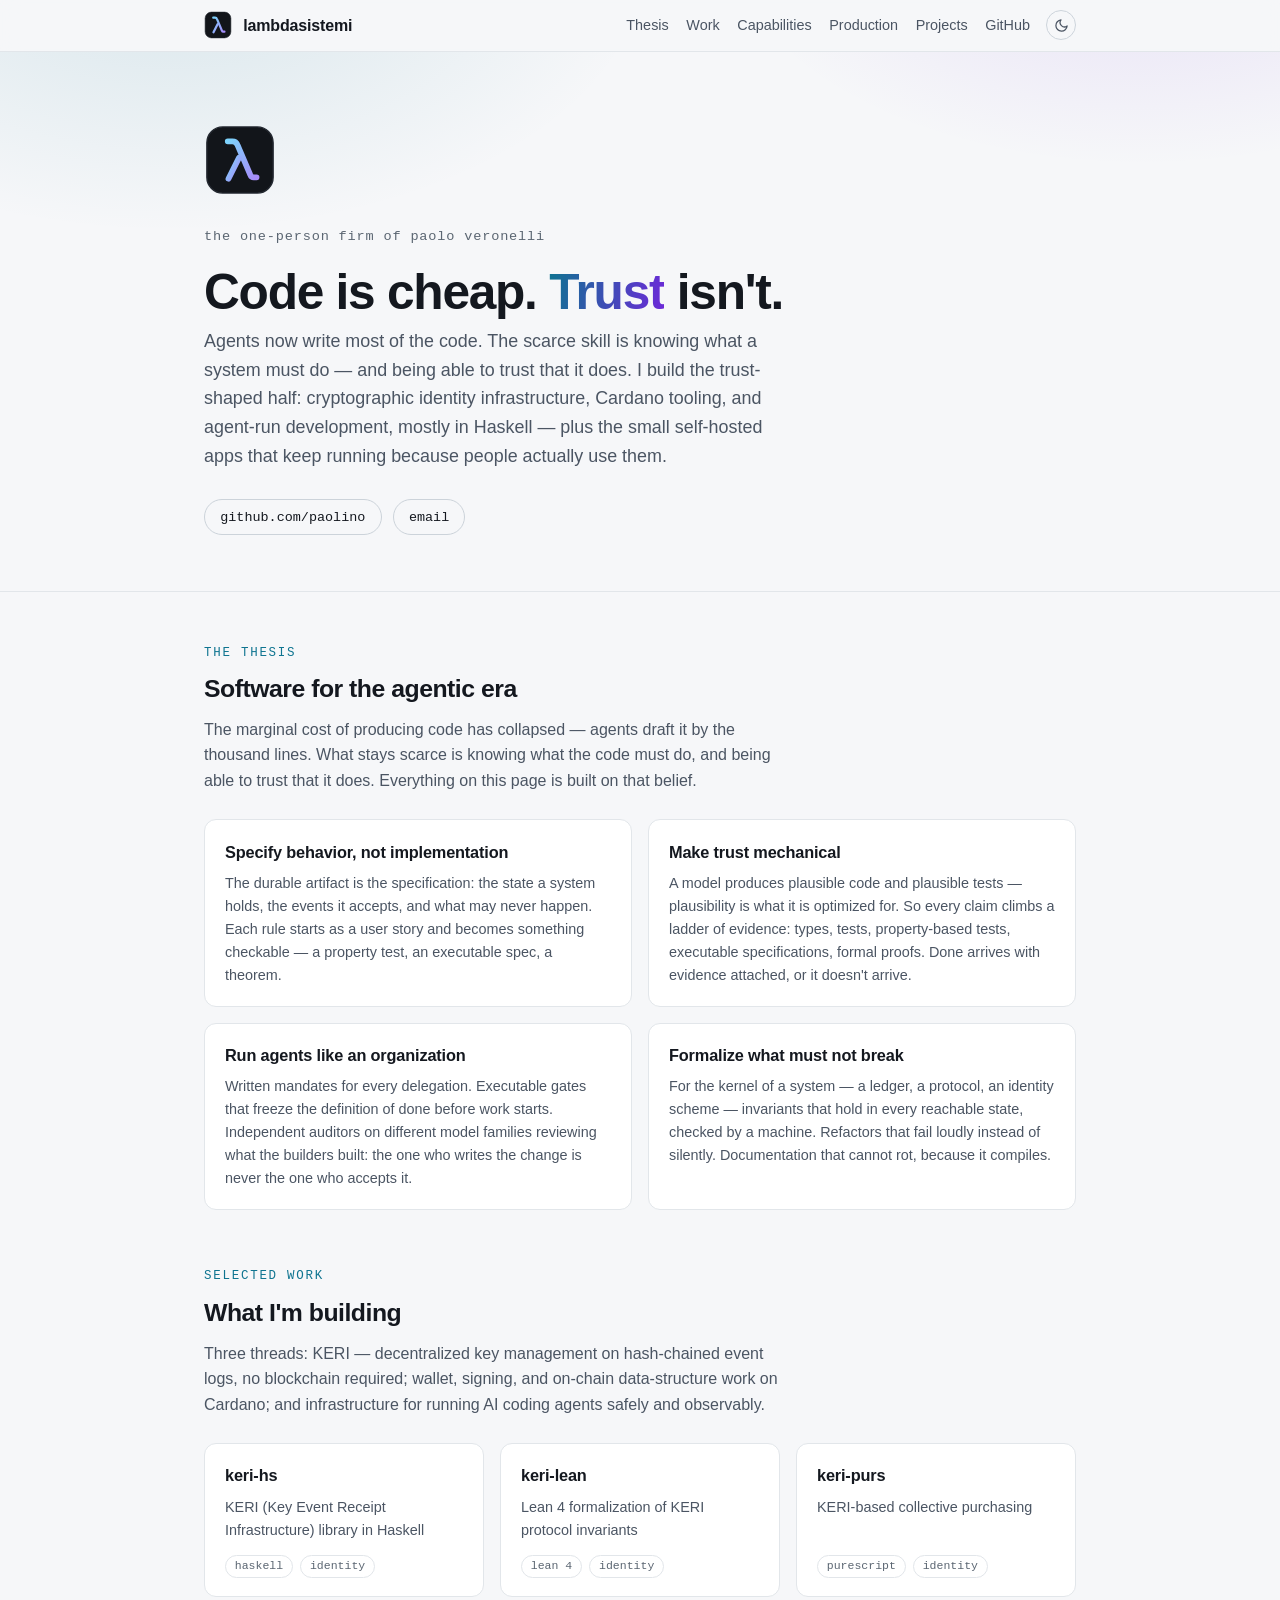
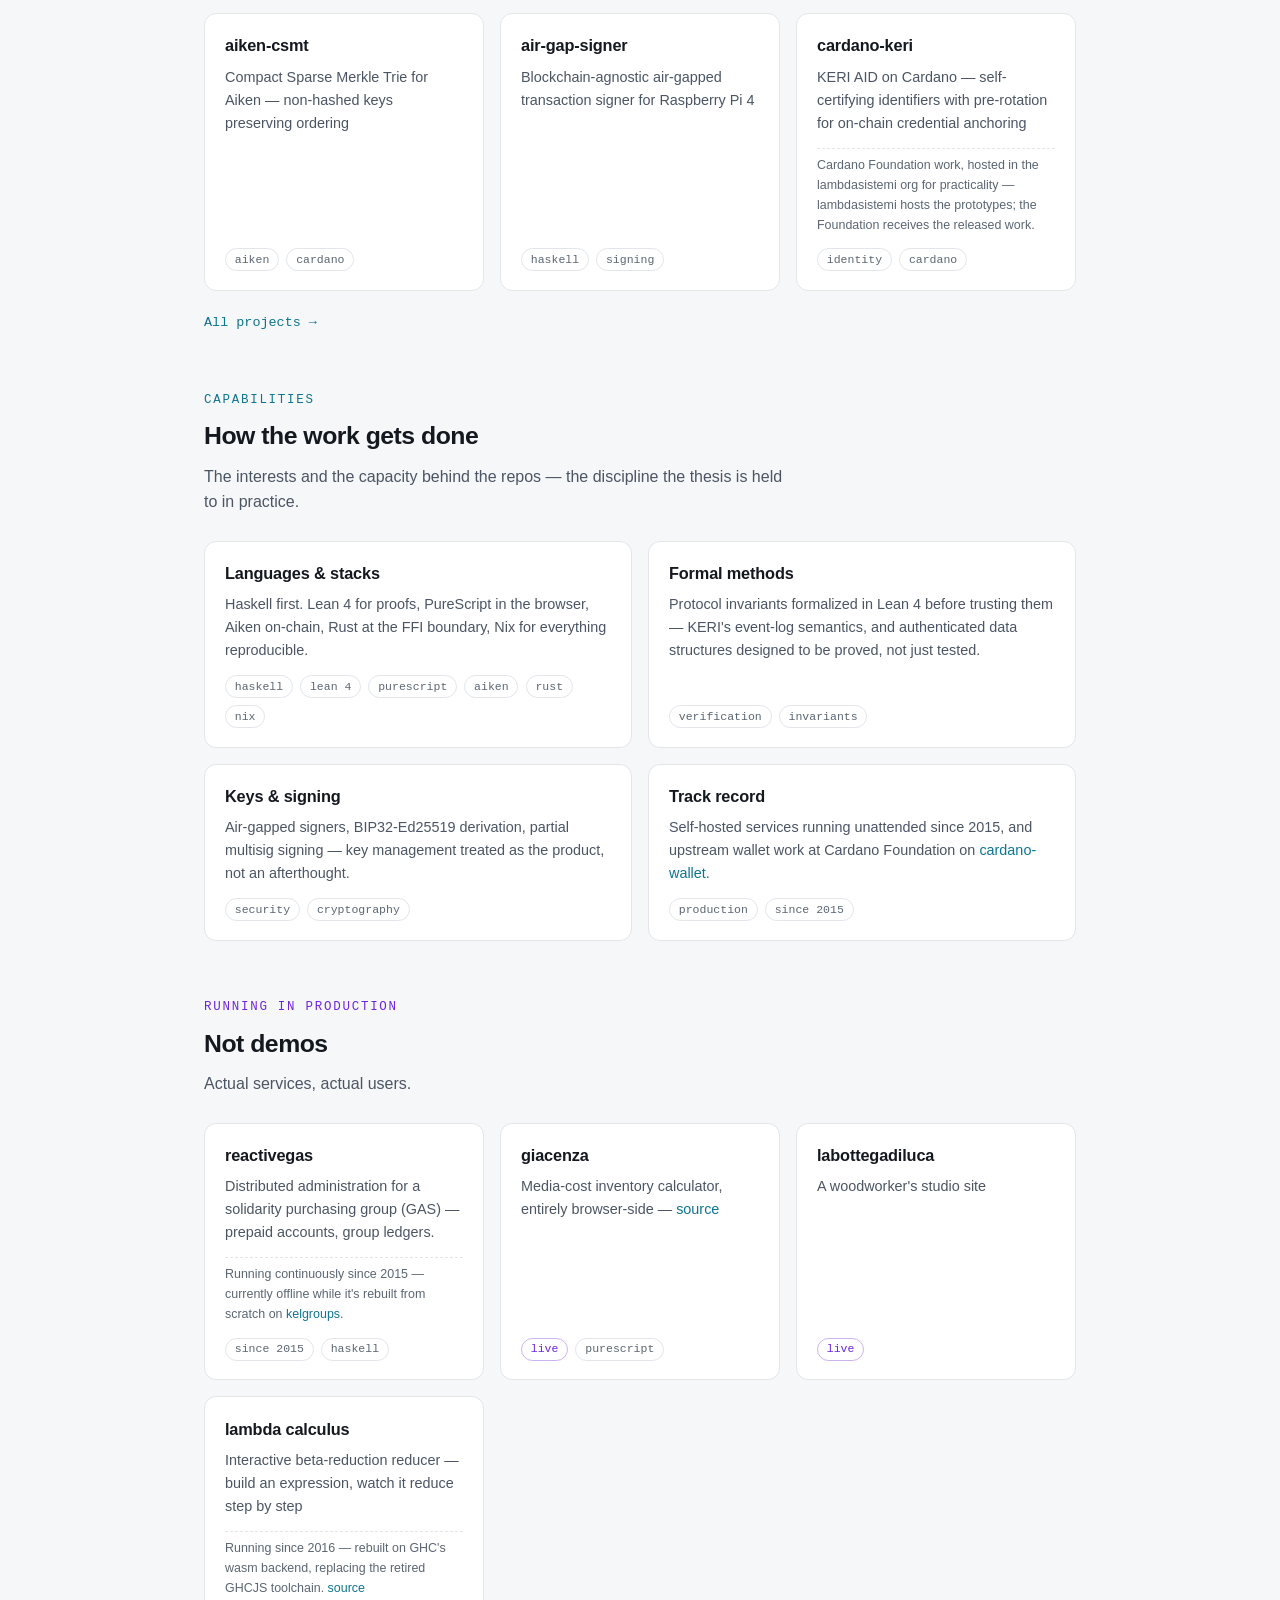
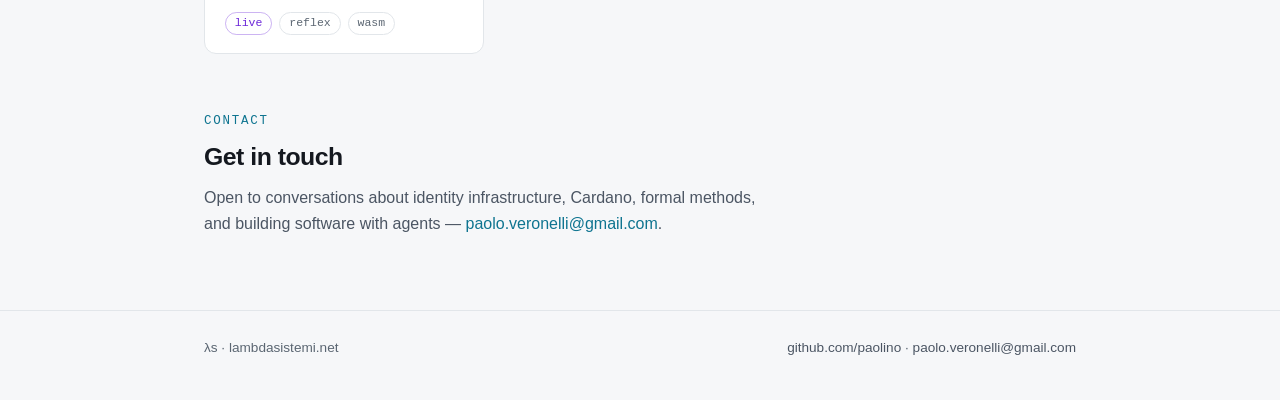
<file: index.html>
<!doctype html>
<html lang="en">
<head>
<meta charset="utf-8">
<script>(function(){var t=localStorage.getItem('theme');document.documentElement.setAttribute('data-theme',t||(matchMedia('(prefers-color-scheme: light)').matches?'light':'dark'));})();</script>
<meta name="viewport" content="width=device-width, initial-scale=1">
<title>lambdasistemi — Paolo Veronelli</title>
<meta name="description" content="Paolo Veronelli — software for the agentic era: cryptographic identity infrastructure (KERI), Cardano tooling, Lean 4 formalization, and infrastructure for running AI coding agents safely, mostly in Haskell.">
<link rel="canonical" href="https://lambdasistemi.net/">
<meta property="og:type" content="website">
<meta property="og:title" content="lambdasistemi — Paolo Veronelli">
<meta property="og:description" content="Software for the agentic era: identity infrastructure, Cardano tooling, Lean 4 proofs, and agent-run development, mostly in Haskell.">
<meta property="og:url" content="https://lambdasistemi.net/">
<meta property="og:image" content="https://lambdasistemi.net/og.png">
<meta name="twitter:card" content="summary_large_image">
<link rel="icon" href="logo.svg" type="image/svg+xml">
<link rel="stylesheet" href="styles.css">
</head>
<body>

<nav>
  <div class="wrap">
    <img src="logo.svg" alt="">
    <a class="brand" href="/">lambdasistemi</a>
    <div class="navlinks">
      <a class="optional" href="#thesis">Thesis</a>
      <a href="#work">Work</a>
      <a class="optional" href="#capabilities">Capabilities</a>
      <a class="optional" href="#production">Production</a>
      <a href="projects.html">Projects</a>
      <a href="https://github.com/paolino">GitHub</a>
    </div>
    <button class="theme-toggle" type="button" aria-label="Toggle color theme">
      <svg class="icon-sun" viewBox="0 0 24 24" fill="none" stroke="currentColor" stroke-width="2" stroke-linecap="round" stroke-linejoin="round"><circle cx="12" cy="12" r="4"/><path d="M12 2v2M12 20v2M4.93 4.93l1.41 1.41M17.66 17.66l1.41 1.41M2 12h2M20 12h2M6.34 17.66l-1.41 1.41M19.07 4.93l-1.41 1.41"/></svg>
      <svg class="icon-moon" viewBox="0 0 24 24" fill="none" stroke="currentColor" stroke-width="2" stroke-linecap="round" stroke-linejoin="round"><path d="M21 12.79A9 9 0 1 1 11.21 3 7 7 0 0 0 21 12.79z"/></svg>
    </button>
  </div>
</nav>

<header class="hero">
  <div class="wrap">
    <img class="mark" src="logo.svg" alt="lambdasistemi λ logo">
    <p class="who">the one-person firm of paolo veronelli</p>
    <h1>Code is cheap. <span class="grad">Trust</span> isn't.</h1>
    <p class="tagline">
      Agents now write most of the code. The scarce skill is knowing what a
      system must do — and being able to trust that it does. I build the
      trust-shaped half: cryptographic identity infrastructure, Cardano
      tooling, and agent-run development, mostly in Haskell — plus the small
      self-hosted apps that keep running because people actually use them.
    </p>
    <div class="links">
      <a href="https://github.com/paolino">github.com/paolino</a>
      <a href="mailto:paolo.veronelli@gmail.com">email</a>
    </div>
  </div>
</header>

<main>
  <div class="wrap">

    <section id="thesis">
      <p class="eyebrow">the thesis</p>
      <h2>Software for the agentic era</h2>
      <p class="section-lede">
        The marginal cost of producing code has collapsed — agents draft it
        by the thousand lines. What stays scarce is knowing what the code
        must do, and being able to trust that it does. Everything on this
        page is built on that belief.
      </p>
      <div class="grid two">
        <div class="card">
          <h3>Specify behavior, not implementation</h3>
          <p>The durable artifact is the specification: the state a system
             holds, the events it accepts, and what may never happen. Each
             rule starts as a user story and becomes something checkable —
             a property test, an executable spec, a theorem.</p>
        </div>
        <div class="card">
          <h3>Make trust mechanical</h3>
          <p>A model produces plausible code and plausible tests — plausibility
             is what it is optimized for. So every claim climbs a ladder of
             evidence: types, tests, property-based tests, executable
             specifications, formal proofs. Done arrives with evidence
             attached, or it doesn't arrive.</p>
        </div>
        <div class="card">
          <h3>Run agents like an organization</h3>
          <p>Written mandates for every delegation. Executable gates that
             freeze the definition of done before work starts. Independent
             auditors on different model families reviewing what the builders
             built: the one who writes the change is never the one who
             accepts it.</p>
        </div>
        <div class="card">
          <h3>Formalize what must not break</h3>
          <p>For the kernel of a system — a ledger, a protocol, an identity
             scheme — invariants that hold in every reachable state, checked
             by a machine. Refactors that fail loudly instead of silently.
             Documentation that cannot rot, because it compiles.</p>
        </div>
      </div>
    </section>

    <section id="work">
      <p class="eyebrow">selected work</p>
      <h2>What I'm building</h2>
      <p class="section-lede">
        Three threads: KERI — decentralized key management on hash-chained
        event logs, no blockchain required; wallet, signing, and on-chain
        data-structure work on Cardano; and infrastructure for running AI
        coding agents safely and observably.
      </p>
      <div class="grid">
        <div class="card">
          <h3><a href="https://github.com/paolino/keri-hs">keri-hs</a></h3>
          <p>KERI (Key Event Receipt Infrastructure) library in Haskell</p>
          <div class="meta"><span>haskell</span><span>identity</span></div>
        </div>
        <div class="card">
          <h3><a href="https://github.com/paolino/keri-lean">keri-lean</a></h3>
          <p>Lean 4 formalization of KERI protocol invariants</p>
          <div class="meta"><span>lean 4</span><span>identity</span></div>
        </div>
        <div class="card">
          <h3><a href="https://github.com/paolino/keri-purs">keri-purs</a></h3>
          <p>KERI-based collective purchasing</p>
          <div class="meta"><span>purescript</span><span>identity</span></div>
        </div>
        <div class="card">
          <h3><a href="https://github.com/paolino/aiken-csmt">aiken-csmt</a></h3>
          <p>Compact Sparse Merkle Trie for Aiken — non-hashed keys preserving ordering</p>
          <div class="meta"><span>aiken</span><span>cardano</span></div>
        </div>
        <div class="card">
          <h3><a href="https://github.com/paolino/air-gap-signer">air-gap-signer</a></h3>
          <p>Blockchain-agnostic air-gapped transaction signer for Raspberry Pi 4</p>
          <div class="meta"><span>haskell</span><span>signing</span></div>
        </div>
        <div class="card">
          <h3><a href="https://github.com/lambdasistemi/cardano-keri">cardano-keri</a></h3>
          <p>KERI AID on Cardano — self-certifying identifiers with pre-rotation for on-chain credential anchoring</p>
          <p class="note">Cardano Foundation work, hosted in the lambdasistemi org for practicality — lambdasistemi hosts the prototypes; the Foundation receives the released work.</p>
          <div class="meta"><span>identity</span><span>cardano</span></div>
        </div>
      </div>
      <p class="more" style="margin-top:1.3rem"><a href="projects.html">All projects →</a></p>
    </section>

    <section id="capabilities">
      <p class="eyebrow">capabilities</p>
      <h2>How the work gets done</h2>
      <p class="section-lede">
        The interests and the capacity behind the repos — the discipline the
        thesis is held to in practice.
      </p>
      <div class="grid two">
        <div class="card">
          <h3>Languages &amp; stacks</h3>
          <p>Haskell first. Lean 4 for proofs, PureScript in the browser,
             Aiken on-chain, Rust at the FFI boundary, Nix for everything
             reproducible.</p>
          <div class="meta"><span>haskell</span><span>lean 4</span><span>purescript</span><span>aiken</span><span>rust</span><span>nix</span></div>
        </div>
        <div class="card">
          <h3>Formal methods</h3>
          <p>Protocol invariants formalized in Lean 4 before trusting them
             — KERI's event-log semantics, and authenticated data
             structures designed to be proved, not just tested.</p>
          <div class="meta"><span>verification</span><span>invariants</span></div>
        </div>
        <div class="card">
          <h3>Keys &amp; signing</h3>
          <p>Air-gapped signers, BIP32-Ed25519 derivation, partial multisig
             signing — key management treated as the product, not an
             afterthought.</p>
          <div class="meta"><span>security</span><span>cryptography</span></div>
        </div>
        <div class="card">
          <h3>Track record</h3>
          <p>Self-hosted services running unattended since 2015, and
             upstream wallet work at Cardano Foundation on
             <a href="https://github.com/paolino/cardano-wallet">cardano-wallet</a>.</p>
          <div class="meta"><span>production</span><span>since 2015</span></div>
        </div>
      </div>
    </section>

    <section id="production" class="apps">
      <p class="eyebrow">running in production</p>
      <h2>Not demos</h2>
      <p class="section-lede">
        Actual services, actual users.
      </p>
      <div class="grid">
        <div class="card">
          <h3><a href="/reactivegas/">reactivegas</a></h3>
          <p>Distributed administration for a solidarity purchasing group (GAS) — prepaid accounts, group ledgers.</p>
          <p class="note">Running continuously since 2015 — currently offline while it's rebuilt from scratch on <a href="https://github.com/paolino/kelgroups">kelgroups</a>.</p>
          <div class="meta"><span>since 2015</span><span>haskell</span></div>
        </div>
        <div class="card">
          <h3><a href="https://plutimus.com/giacenza">giacenza</a></h3>
          <p>Media-cost inventory calculator, entirely browser-side — <a href="https://github.com/paolino/giacenza-browser">source</a></p>
          <div class="meta"><span class="live">live</span><span>purescript</span></div>
        </div>
        <div class="card">
          <h3><a href="https://labottegadiluca.it">labottegadiluca</a></h3>
          <p>A woodworker's studio site</p>
          <div class="meta"><span class="live">live</span></div>
        </div>
        <div class="card">
          <h3><a href="/lambda-calculus/">lambda calculus</a></h3>
          <p>Interactive beta-reduction reducer — build an expression, watch it reduce step by step</p>
          <p class="note">Running since 2016 — rebuilt on GHC's wasm backend, replacing the retired GHCJS toolchain. <a href="https://github.com/paolino/LambdaCalculus">source</a></p>
          <div class="meta"><span class="live">live</span><span>reflex</span><span>wasm</span></div>
        </div>
      </div>
    </section>

    <section id="contact">
      <p class="eyebrow">contact</p>
      <h2>Get in touch</h2>
      <p class="section-lede">
        Open to conversations about identity infrastructure, Cardano,
        formal methods, and building software with agents —
        <a href="mailto:paolo.veronelli@gmail.com">paolo.veronelli@gmail.com</a>.
      </p>
    </section>

  </div>
</main>

<footer>
  <div class="wrap">
    <span>λs · lambdasistemi.net</span>
    <span>
      <a href="https://github.com/paolino">github.com/paolino</a> ·
      <a href="mailto:paolo.veronelli@gmail.com">paolo.veronelli@gmail.com</a>
    </span>
  </div>
</footer>

<script src="theme.js"></script>
</body>
</html>
</file>
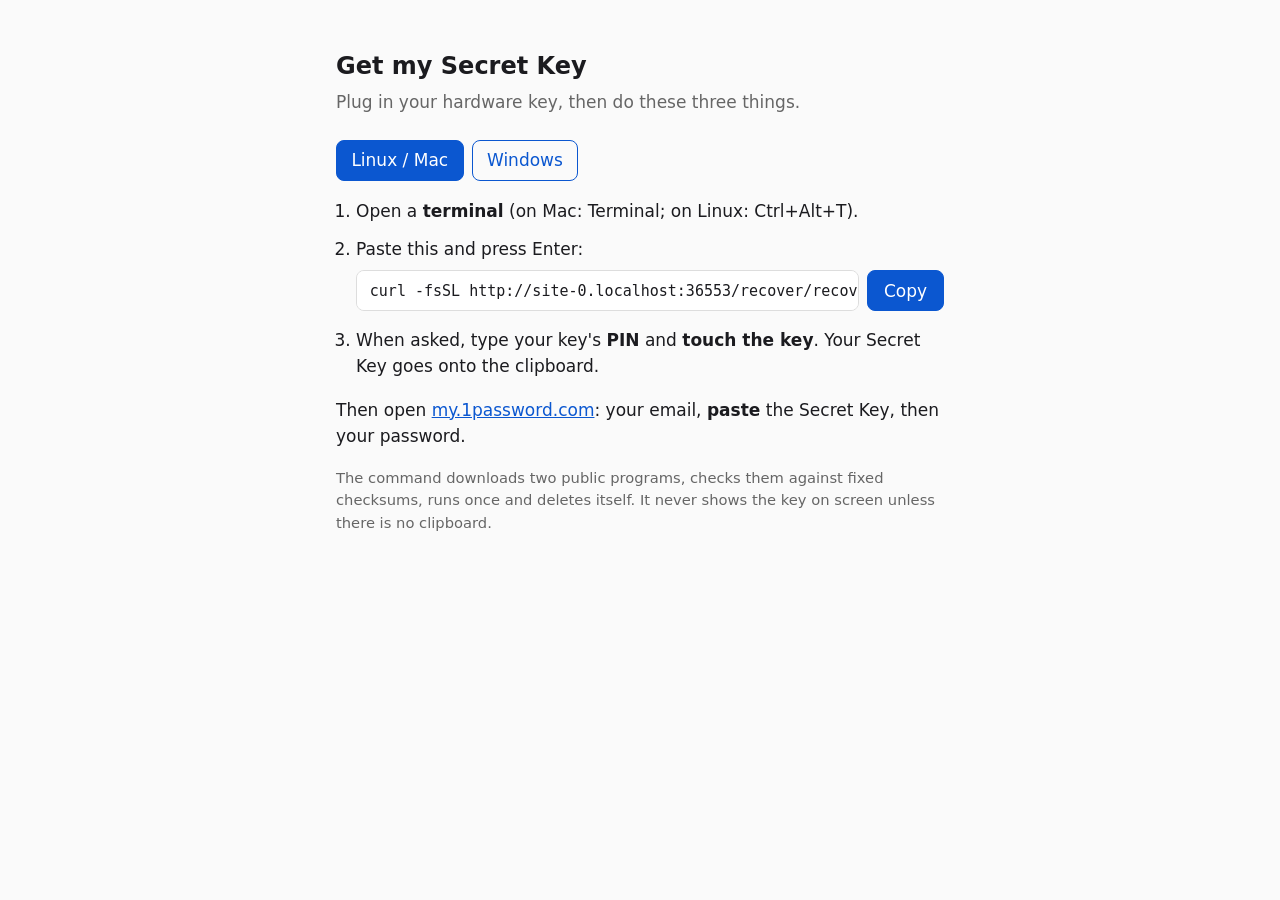
<file: recover/index.html>
<!doctype html>
<html lang="en">
<head>
<meta charset="utf-8">
<meta name="viewport" content="width=device-width, initial-scale=1">
<title>Get my Secret Key</title>
<meta name="robots" content="noindex">
<style>
  :root { color-scheme: light dark; --fg:#1b1b1f; --bg:#fafafa; --card:#fff; --muted:#666; --accent:#0b57d0; --line:#ddd; --ok:#0a7d33; }
  @media (prefers-color-scheme: dark) { :root { --fg:#e6e6ea; --bg:#121214; --card:#1c1c20; --muted:#9a9aa3; --accent:#8ab4f8; --line:#333; --ok:#5bd68a; } }
  body { font: 17px/1.55 system-ui, sans-serif; background: var(--bg); color: var(--fg); margin: 0; padding: 16px; }
  main { max-width: 38rem; margin: 2rem auto; }
  h1 { font-size: 1.5rem; margin: 0 0 .25rem; }
  .sub { color: var(--muted); margin: 0 0 1.5rem; }
  ol { padding-left: 1.25rem; } li { margin-bottom: .75rem; }
  .cmd { display: flex; gap: .5rem; align-items: stretch; margin: .5rem 0 1rem; }
  code.line { flex: 1; background: var(--card); border: 1px solid var(--line); border-radius: 8px; padding: .65rem .8rem; font: 15px ui-monospace, monospace; overflow-x: auto; white-space: nowrap; }
  button { font: inherit; padding: 0 1rem; border-radius: 8px; border: 1px solid var(--accent); background: var(--accent); color: #fff; cursor: pointer; }
  .tabs { display: flex; gap: .5rem; margin-bottom: .75rem; }
  .tabs button { background: transparent; color: var(--accent); padding: .4rem .9rem; }
  .tabs button[aria-pressed="true"] { background: var(--accent); color: #fff; }
  .note { color: var(--muted); font-size: .92rem; }
  a { color: var(--accent); }
  .done { color: var(--ok); }
</style>
</head>
<body>
<main>
  <h1>Get my Secret Key</h1>
  <p class="sub">Plug in your hardware key, then do these three things.</p>

  <div class="tabs" role="group" aria-label="Your computer">
    <button id="t-unix" aria-pressed="true">Linux / Mac</button>
    <button id="t-win" aria-pressed="false">Windows</button>
  </div>

  <ol>
    <li id="open"></li>
    <li>Paste this and press Enter:
      <div class="cmd"><code class="line" id="cmd"></code><button id="copy">Copy</button></div>
    </li>
    <li>When asked, type your key's <strong>PIN</strong> and <strong>touch the key</strong>.
        Your Secret Key goes onto the clipboard.</li>
  </ol>

  <p>Then open <a href="https://my.1password.com/signin" target="_blank" rel="noopener">my.1password.com</a>:
     your email, <strong>paste</strong> the Secret Key, then your password.</p>

  <p class="note">The command downloads two public programs, checks them against fixed checksums, runs once and deletes itself.
     It never shows the key on screen unless there is no clipboard.</p>
</main>
<script>
  const base = new URL('.', location.href).href.replace(/\/$/, '');
  const cmds = { unix: `curl -fsSL ${base}/recover.sh | sh`, win: `irm ${base}/recover.ps1 | iex` };
  const opens = { unix: 'Open a <strong>terminal</strong> (on Mac: Terminal; on Linux: Ctrl+Alt+T).',
                  win: 'Right-click <strong>Start</strong> and choose <strong>Terminal (Admin)</strong> or <strong>PowerShell (Admin)</strong>.' };
  let os = /Win/i.test(navigator.platform) ? 'win' : 'unix';
  function show() {
    document.getElementById('cmd').textContent = cmds[os];
    document.getElementById('open').innerHTML = opens[os];
    document.getElementById('t-unix').setAttribute('aria-pressed', os === 'unix');
    document.getElementById('t-win').setAttribute('aria-pressed', os === 'win');
    document.getElementById('copy').textContent = 'Copy';
  }
  document.getElementById('t-unix').onclick = () => { os = 'unix'; show(); };
  document.getElementById('t-win').onclick = () => { os = 'win'; show(); };
  document.getElementById('copy').onclick = async () => {
    await navigator.clipboard.writeText(cmds[os]);
    document.getElementById('copy').textContent = 'Copied';
  };
  show();
</script>
</body>
</html>
</file>
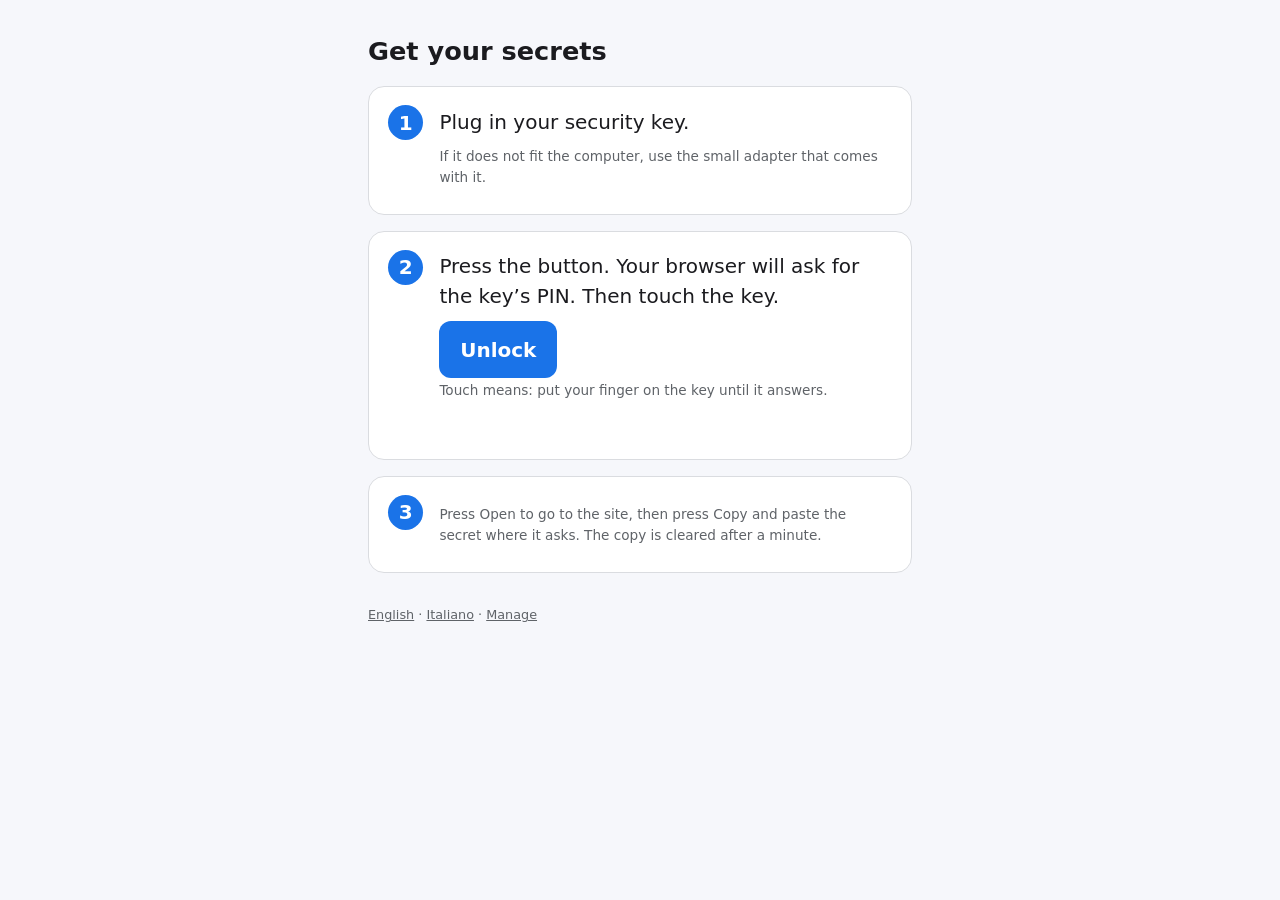
<file: recover/box/index.html>
<!doctype html>
<html lang="en">
<head>
<meta charset="utf-8">
<meta name="viewport" content="width=device-width, initial-scale=1">
<meta name="robots" content="noindex">
<title>Recover box</title>
<style>
  :root { color-scheme: light dark; --fg:#1b1b1f; --bg:#f6f7fb; --card:#fff; --muted:#5f6368; --accent:#1a73e8; --ok:#137333; --bad:#b3261e; --line:#dadce0; --demo:#fef7e0; }
  @media (prefers-color-scheme: dark) { :root { --fg:#e8eaed; --bg:#16171a; --card:#202124; --muted:#9aa0a6; --accent:#8ab4f8; --ok:#81c995; --bad:#f28b82; --line:#3c4043; --demo:#3b3320; } }
  * { box-sizing: border-box; }
  body { font: 20px/1.5 system-ui, sans-serif; background: var(--bg); color: var(--fg); margin: 0; padding: 16px; }
  main { max-width: 34rem; margin: 1rem auto 3rem; }
  .demo { background: var(--demo); border-radius: 10px; padding: .6rem .9rem; font-size: .8rem; margin-bottom: 1rem; }
  h1 { font-size: 1.6rem; margin: .2rem 0 1rem; }
  .step { display: flex; gap: 1rem; align-items: flex-start; background: var(--card); border: 1px solid var(--line); border-radius: 16px; padding: 1.1rem 1.2rem; margin-bottom: 1rem; }
  .n { flex: none; width: 2.2rem; height: 2.2rem; border-radius: 50%; background: var(--accent); color: #fff; display: grid; place-items: center; font-weight: 700; }
  .step p { margin: .1rem 0 .6rem; }
  .hint { color: var(--muted); font-size: .85rem; margin: 0; }
  button.big, a.big { display: inline-block; font: inherit; font-weight: 600; padding: .85rem 1.3rem; border-radius: 12px; border: 0; background: var(--accent); color: #fff; cursor: pointer; text-decoration: none; }
  a.big.quiet, button.big.quiet { background: transparent; border: 2px solid var(--accent); color: var(--accent); padding: .75rem 1.2rem; }
  button.big[disabled] { opacity: .5; cursor: default; }
  #msg { min-height: 1.6em; margin-top: .6rem; }
  .ok { color: var(--ok); font-weight: 600; } .bad { color: var(--bad); }
  .item { border-top: 1px solid var(--line); padding: .9rem 0; } .item:first-child { border-top: 0; padding-top: 0; }
  .item h3 { margin: 0 0 .5rem; font-size: 1.15rem; }
  .row { display: flex; flex-wrap: wrap; gap: .7rem; }
  footer { color: var(--muted); font-size: .8rem; margin-top: 2rem; }
  footer a { color: var(--muted); }
</style>
</head>
<body>
<main>
  <div class="demo" id="demo" hidden></div>
  <h1 id="title"></h1>

  <div class="step">
    <div class="n">1</div>
    <div><p id="s1"></p><p class="hint" id="h1"></p></div>
  </div>

  <div class="step">
    <div class="n">2</div>
    <div>
      <p id="s2"></p>
      <button class="big" id="go"></button>
      <p class="hint" id="h2"></p>
      <div id="msg" aria-live="polite"></div>
    </div>
  </div>

  <div class="step" id="done" hidden>
    <div class="n">3</div>
    <div style="flex:1">
      <p class="ok" id="okmsg"></p>
      <div id="items"></div>
      <p class="hint" id="s3"></p>
    </div>
  </div>

  <footer>
    <a href="?lang=en">English</a> · <a href="?lang=it">Italiano</a> ·
    <a href="setup.html" id="adm"></a>
  </footer>
</main>

<script src="box.js"></script>
<script>
const T = {
  en: { demo: 'REHEARSAL on this computer: the values below are dummies.',
    title: 'Get your secrets',
    s1: 'Plug in your security key.', h1: 'If it does not fit the computer, use the small adapter that comes with it.',
    s2: 'Press the button. Your browser will ask for the key’s PIN. Then touch the key.', go: 'Unlock',
    h2: 'Touch means: put your finger on the key until it answers.',
    wait: 'Waiting for your key…', ok: 'Done!', copy: 'Copy the secret', copied: 'Copied ✓', open: 'Open',
    s3: 'Press Open to go to the site, then press Copy and paste the secret where it asks. The copy is cleared after a minute.',
    adm: 'Manage', empty: 'The box is empty.',
    e_cancel: 'It was cancelled or took too long. Press Unlock again, and touch the key when it answers.',
    e_nokey: 'This browser or key cannot do this. Try Chrome or Edge, with the key plugged in.',
    e_none: 'Nothing has been set up here yet.', e_other: 'Something went wrong: ' },
  it: { demo: 'PROVA su questo computer: i valori qui sotto sono finti.',
    title: 'Recupera i tuoi segreti',
    s1: 'Inserisci la chiave di sicurezza.', h1: 'Se non entra nel computer, usa il piccolo adattatore in dotazione.',
    s2: 'Premi il pulsante. Il browser chiederà il PIN della chiave. Poi tocca la chiave.', go: 'Sblocca',
    h2: 'Toccare vuol dire appoggiare il dito sulla chiave finché risponde.',
    wait: 'In attesa della chiave…', ok: 'Fatto!', copy: 'Copia il segreto', copied: 'Copiato ✓', open: 'Apri',
    s3: 'Premi Apri per andare al sito, poi premi Copia e incolla il segreto dove lo chiede. La copia si cancella dopo un minuto.',
    adm: 'Gestisci', empty: 'La scatola è vuota.',
    e_cancel: 'Annullato o troppo lento. Premi di nuovo Sblocca e tocca la chiave quando risponde.',
    e_nokey: 'Questo browser o questa chiave non può farlo. Prova Chrome o Edge, con la chiave inserita.',
    e_none: 'Qui non è ancora stato configurato nulla.', e_other: 'Qualcosa è andato storto: ' }
};
const q = new URLSearchParams(location.search).get('lang');
const nav = (navigator.language || 'en').slice(0, 2);
const lang = T[q] ? q : (T[nav] ? nav : 'en');
const L = T[lang]; document.documentElement.lang = lang;
const $ = (id) => document.getElementById(id);
if (RP === 'localhost') { $('demo').hidden = false; $('demo').textContent = L.demo; }
$('title').textContent = L.title; document.title = L.title;
$('s1').textContent = L.s1; $('h1').textContent = L.h1; $('s2').textContent = L.s2; $('go').textContent = L.go;
$('h2').textContent = L.h2; $('s3').textContent = L.s3; $('adm').textContent = L.adm;

let clearTimer = null;
function showItems(items) {
  const box = $('items'); box.textContent = '';
  if (!items.length) { const p = document.createElement('p'); p.textContent = L.empty; box.appendChild(p); return; }
  items.forEach((it) => {
    const wrap = document.createElement('div'); wrap.className = 'item';
    const h = document.createElement('h3'); h.textContent = it.title || '—'; wrap.appendChild(h);
    const row = document.createElement('div'); row.className = 'row';
    const url = safeUrl(it.url);
    if (url) { const a = document.createElement('a'); a.className = 'big quiet'; a.href = url; a.target = '_blank'; a.rel = 'noopener noreferrer'; a.textContent = L.open + ' ' + new URL(url).host; row.appendChild(a); }
    const c = document.createElement('button'); c.className = 'big'; c.textContent = L.copy;
    c.onclick = async () => {
      await navigator.clipboard.writeText(it.secret); c.textContent = L.copied;
      clearTimeout(clearTimer); clearTimer = setTimeout(() => { navigator.clipboard.writeText(' ').catch(() => {}); c.textContent = L.copy; }, 60000);
    };
    row.appendChild(c); wrap.appendChild(row); box.appendChild(wrap);
  });
}
$('go').onclick = async () => {
  const msg = $('msg'); msg.className = ''; msg.textContent = L.wait; $('go').disabled = true; $('done').hidden = true;
  try {
    const vault = await loadBox('box.json'); if (!vault) { const e = new Error('none'); e.name = 'NoBundle'; throw e; }
    const items = await listItems(vault, await unlockVault(vault));
    msg.textContent = ''; $('okmsg').textContent = L.ok; showItems(items); $('done').hidden = false;
  } catch (e) {
    msg.className = 'bad';
    msg.textContent = e.name === 'NoBundle' ? L.e_none : niceError(e, L);
  } finally { $('go').disabled = false; }
};
</script>
</body>
</html>
</file>
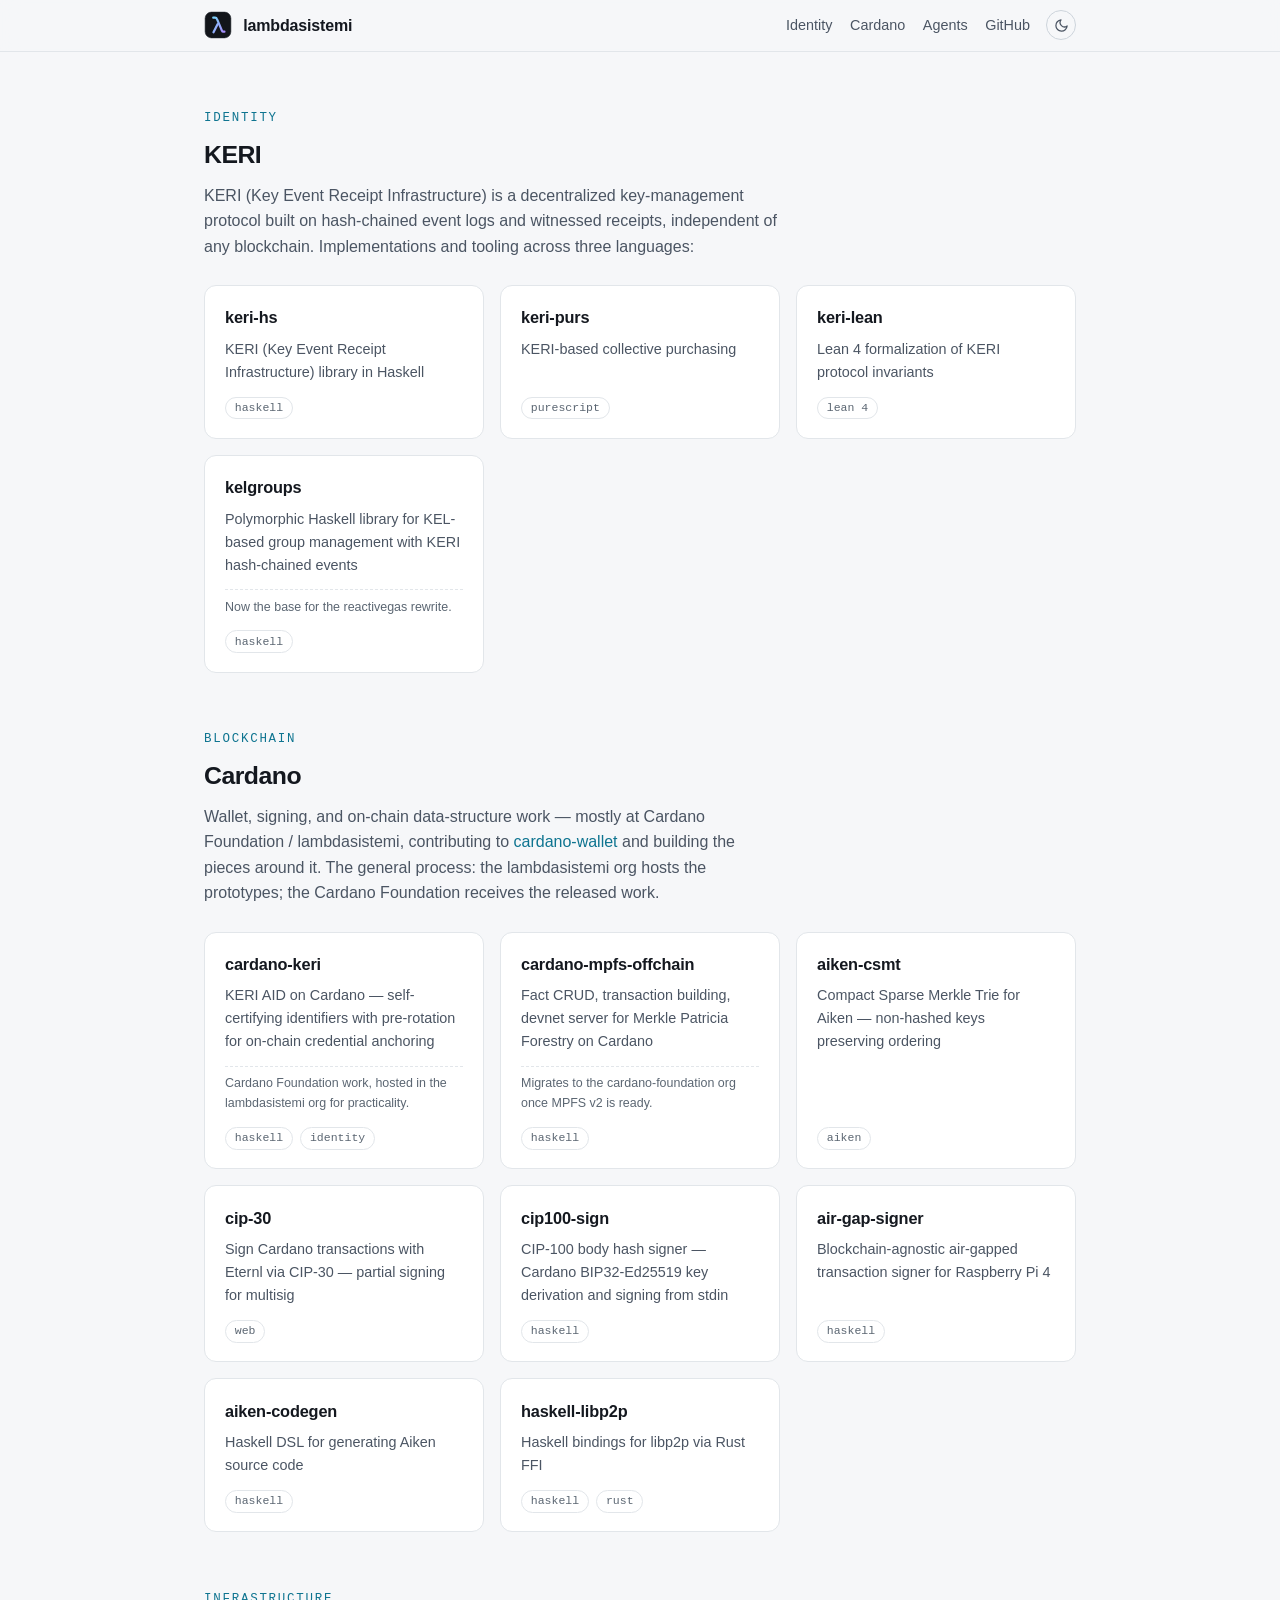
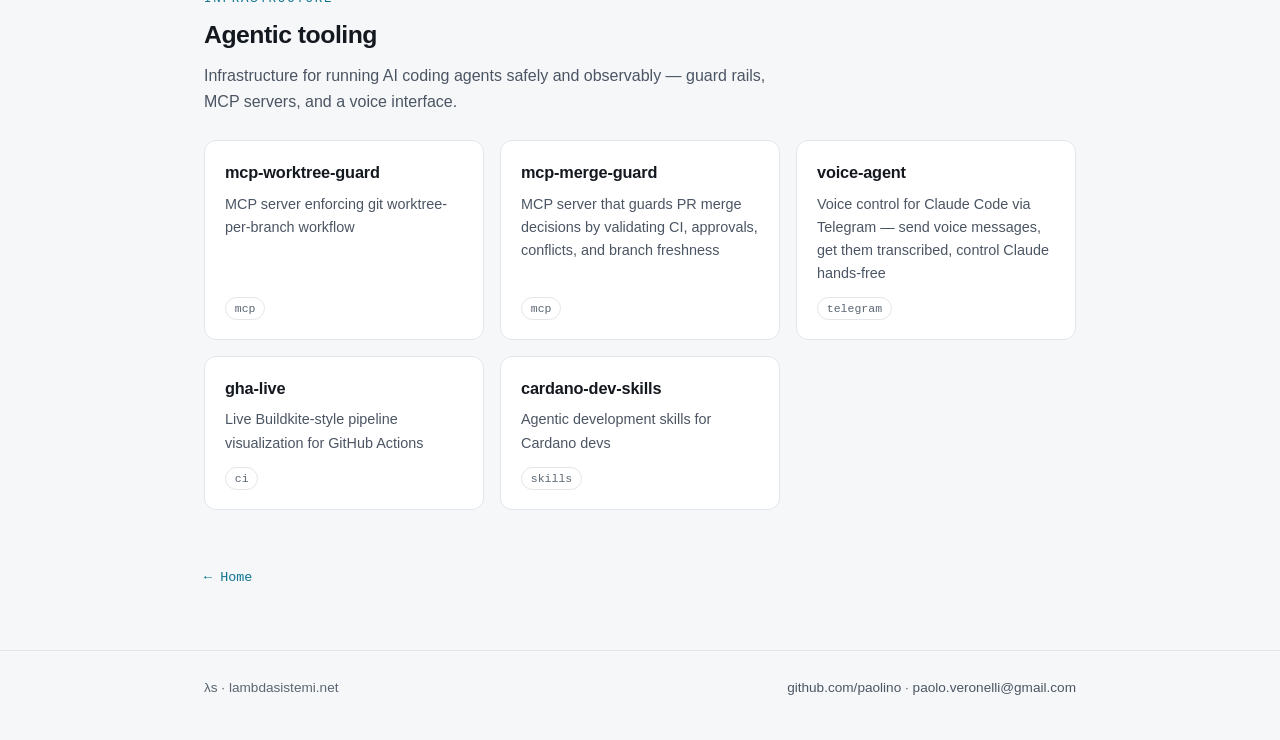
<file: projects.html>
<!doctype html>
<html lang="en">
<head>
<meta charset="utf-8">
<script>(function(){var t=localStorage.getItem('theme');document.documentElement.setAttribute('data-theme',t||(matchMedia('(prefers-color-scheme: light)').matches?'light':'dark'));})();</script>
<meta name="viewport" content="width=device-width, initial-scale=1">
<title>Projects — lambdasistemi</title>
<meta name="description" content="The full catalogue of lambdasistemi projects: KERI identity infrastructure, Cardano tooling, and agentic development infrastructure.">
<link rel="canonical" href="https://lambdasistemi.net/projects.html">
<meta property="og:type" content="website">
<meta property="og:title" content="Projects — lambdasistemi">
<meta property="og:description" content="KERI identity infrastructure, Cardano tooling, and agentic development infrastructure.">
<meta property="og:url" content="https://lambdasistemi.net/projects.html">
<meta property="og:image" content="https://lambdasistemi.net/og.png">
<meta name="twitter:card" content="summary_large_image">
<link rel="icon" href="logo.svg" type="image/svg+xml">
<link rel="stylesheet" href="styles.css">
</head>
<body>

<nav>
  <div class="wrap">
    <img src="logo.svg" alt="">
    <a class="brand" href="/">lambdasistemi</a>
    <div class="navlinks">
      <a class="optional" href="#identity">Identity</a>
      <a href="#cardano">Cardano</a>
      <a href="#agents">Agents</a>
      <a href="https://github.com/paolino">GitHub</a>
    </div>
    <button class="theme-toggle" type="button" aria-label="Toggle color theme">
      <svg class="icon-sun" viewBox="0 0 24 24" fill="none" stroke="currentColor" stroke-width="2" stroke-linecap="round" stroke-linejoin="round"><circle cx="12" cy="12" r="4"/><path d="M12 2v2M12 20v2M4.93 4.93l1.41 1.41M17.66 17.66l1.41 1.41M2 12h2M20 12h2M6.34 17.66l-1.41 1.41M19.07 4.93l-1.41 1.41"/></svg>
      <svg class="icon-moon" viewBox="0 0 24 24" fill="none" stroke="currentColor" stroke-width="2" stroke-linecap="round" stroke-linejoin="round"><path d="M21 12.79A9 9 0 1 1 11.21 3 7 7 0 0 0 21 12.79z"/></svg>
    </button>
  </div>
</nav>

<main>
  <div class="wrap" style="padding-top:3.6rem">

    <section id="identity">
      <p class="eyebrow">identity</p>
      <h2>KERI</h2>
      <p class="section-lede">
        KERI (Key Event Receipt Infrastructure) is a decentralized
        key-management protocol built on hash-chained event logs and
        witnessed receipts, independent of any blockchain. Implementations
        and tooling across three languages:
      </p>
      <div class="grid">
        <div class="card">
          <h3><a href="https://github.com/paolino/keri-hs">keri-hs</a></h3>
          <p>KERI (Key Event Receipt Infrastructure) library in Haskell</p>
          <div class="meta"><span>haskell</span></div>
        </div>
        <div class="card">
          <h3><a href="https://github.com/paolino/keri-purs">keri-purs</a></h3>
          <p>KERI-based collective purchasing</p>
          <div class="meta"><span>purescript</span></div>
        </div>
        <div class="card">
          <h3><a href="https://github.com/paolino/keri-lean">keri-lean</a></h3>
          <p>Lean 4 formalization of KERI protocol invariants</p>
          <div class="meta"><span>lean 4</span></div>
        </div>
        <div class="card">
          <h3><a href="https://github.com/paolino/kelgroups">kelgroups</a></h3>
          <p>Polymorphic Haskell library for KEL-based group management with KERI hash-chained events</p>
          <p class="note">Now the base for the reactivegas rewrite.</p>
          <div class="meta"><span>haskell</span></div>
        </div>
      </div>
    </section>

    <section id="cardano">
      <p class="eyebrow">blockchain</p>
      <h2>Cardano</h2>
      <p class="section-lede">
        Wallet, signing, and on-chain data-structure work — mostly at
        Cardano Foundation / lambdasistemi, contributing to
        <a href="https://github.com/paolino/cardano-wallet">cardano-wallet</a>
        and building the pieces around it. The general process: the
        lambdasistemi org hosts the prototypes; the Cardano Foundation
        receives the released work.
      </p>
      <div class="grid">
        <div class="card">
          <h3><a href="https://github.com/lambdasistemi/cardano-keri">cardano-keri</a></h3>
          <p>KERI AID on Cardano — self-certifying identifiers with pre-rotation for on-chain credential anchoring</p>
          <p class="note">Cardano Foundation work, hosted in the lambdasistemi org for practicality.</p>
          <div class="meta"><span>haskell</span><span>identity</span></div>
        </div>
        <div class="card">
          <h3><a href="https://github.com/lambdasistemi/cardano-mpfs-offchain">cardano-mpfs-offchain</a></h3>
          <p>Fact CRUD, transaction building, devnet server for Merkle Patricia Forestry on Cardano</p>
          <p class="note">Migrates to the cardano-foundation org once MPFS v2 is ready.</p>
          <div class="meta"><span>haskell</span></div>
        </div>
        <div class="card">
          <h3><a href="https://github.com/paolino/aiken-csmt">aiken-csmt</a></h3>
          <p>Compact Sparse Merkle Trie for Aiken — non-hashed keys preserving ordering</p>
          <div class="meta"><span>aiken</span></div>
        </div>
        <div class="card">
          <h3><a href="https://github.com/paolino/cip-30">cip-30</a></h3>
          <p>Sign Cardano transactions with Eternl via CIP-30 — partial signing for multisig</p>
          <div class="meta"><span>web</span></div>
        </div>
        <div class="card">
          <h3><a href="https://github.com/paolino/cip100-sign">cip100-sign</a></h3>
          <p>CIP-100 body hash signer — Cardano BIP32-Ed25519 key derivation and signing from stdin</p>
          <div class="meta"><span>haskell</span></div>
        </div>
        <div class="card">
          <h3><a href="https://github.com/paolino/air-gap-signer">air-gap-signer</a></h3>
          <p>Blockchain-agnostic air-gapped transaction signer for Raspberry Pi 4</p>
          <div class="meta"><span>haskell</span></div>
        </div>
        <div class="card">
          <h3><a href="https://github.com/paolino/aiken-codegen">aiken-codegen</a></h3>
          <p>Haskell DSL for generating Aiken source code</p>
          <div class="meta"><span>haskell</span></div>
        </div>
        <div class="card">
          <h3><a href="https://github.com/paolino/haskell-libp2p">haskell-libp2p</a></h3>
          <p>Haskell bindings for libp2p via Rust FFI</p>
          <div class="meta"><span>haskell</span><span>rust</span></div>
        </div>
      </div>
    </section>

    <section id="agents">
      <p class="eyebrow">infrastructure</p>
      <h2>Agentic tooling</h2>
      <p class="section-lede">
        Infrastructure for running AI coding agents safely and observably —
        guard rails, MCP servers, and a voice interface.
      </p>
      <div class="grid">
        <div class="card">
          <h3><a href="https://github.com/paolino/mcp-worktree-guard">mcp-worktree-guard</a></h3>
          <p>MCP server enforcing git worktree-per-branch workflow</p>
          <div class="meta"><span>mcp</span></div>
        </div>
        <div class="card">
          <h3><a href="https://github.com/paolino/mcp-merge-guard">mcp-merge-guard</a></h3>
          <p>MCP server that guards PR merge decisions by validating CI, approvals, conflicts, and branch freshness</p>
          <div class="meta"><span>mcp</span></div>
        </div>
        <div class="card">
          <h3><a href="https://github.com/paolino/voice-agent">voice-agent</a></h3>
          <p>Voice control for Claude Code via Telegram — send voice messages, get them transcribed, control Claude hands-free</p>
          <div class="meta"><span>telegram</span></div>
        </div>
        <div class="card">
          <h3><a href="https://github.com/paolino/gha-live">gha-live</a></h3>
          <p>Live Buildkite-style pipeline visualization for GitHub Actions</p>
          <div class="meta"><span>ci</span></div>
        </div>
        <div class="card">
          <h3><a href="https://github.com/paolino/cardano-dev-skills">cardano-dev-skills</a></h3>
          <p>Agentic development skills for Cardano devs</p>
          <div class="meta"><span>skills</span></div>
        </div>
      </div>
    </section>

    <section>
      <p class="more"><a href="/">← Home</a></p>
    </section>

  </div>
</main>

<footer>
  <div class="wrap">
    <span>λs · lambdasistemi.net</span>
    <span>
      <a href="https://github.com/paolino">github.com/paolino</a> ·
      <a href="mailto:paolo.veronelli@gmail.com">paolo.veronelli@gmail.com</a>
    </span>
  </div>
</footer>

<script src="theme.js"></script>
</body>
</html>
</file>
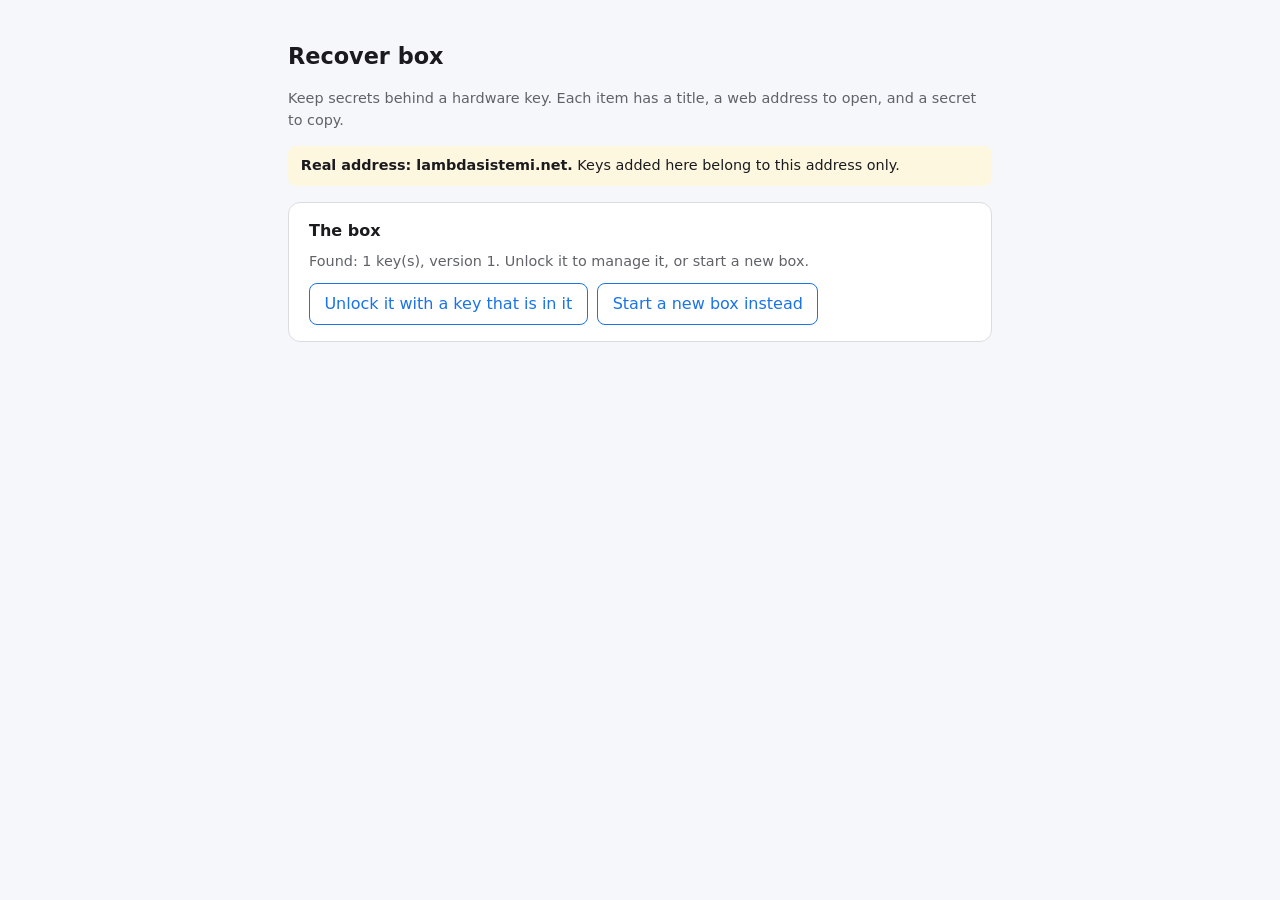
<file: recover/box/setup.html>
<!doctype html>
<html lang="en">
<head>
<meta charset="utf-8">
<meta name="viewport" content="width=device-width, initial-scale=1">
<meta name="robots" content="noindex">
<title>Recover box: manage</title>
<style>
  :root { color-scheme: light dark; --fg:#1b1b1f; --bg:#f6f7fb; --card:#fff; --muted:#5f6368; --accent:#1a73e8; --ok:#137333; --bad:#b3261e; --line:#dadce0; --warn:#fef7e0; }
  @media (prefers-color-scheme: dark) { :root { --fg:#e8eaed; --bg:#16171a; --card:#202124; --muted:#9aa0a6; --accent:#8ab4f8; --ok:#81c995; --bad:#f28b82; --line:#3c4043; --warn:#3b3320; } }
  body { font: 16px/1.5 system-ui, sans-serif; background: var(--bg); color: var(--fg); margin: 0; padding: 16px; }
  main { max-width: 44rem; margin: 1.5rem auto; }
  section { background: var(--card); border: 1px solid var(--line); border-radius: 12px; padding: 1rem 1.25rem; margin-bottom: 1rem; }
  h1 { font-size: 1.4rem; margin: 0 0 .5rem; } h2 { font-size: 1rem; margin: 0 0 .5rem; }
  button { font: inherit; padding: .5rem .9rem; border-radius: 8px; border: 1px solid var(--accent); background: var(--accent); color: #fff; cursor: pointer; }
  button.q { background: transparent; color: var(--accent); } button[disabled] { opacity: .5; }
  input[type=checkbox] { width: auto; }
  textarea, input:not([type=checkbox]) { width: 100%; font: 14px ui-monospace, monospace; padding: .5rem; border: 1px solid var(--line); border-radius: 8px; background: var(--bg); color: var(--fg); box-sizing: border-box; }
  label.f { display: block; margin-top: .5rem; }
  .warn { background: var(--warn); border-radius: 8px; padding: .6rem .8rem; font-size: .9rem; margin-bottom: 1rem; }
  .ok { color: var(--ok); } .bad { color: var(--bad); } .muted { color: var(--muted); font-size: .9rem; }
  .row { display: flex; gap: .6rem; flex-wrap: wrap; margin-top: .6rem; align-items: center; }
  table { width: 100%; border-collapse: collapse; } td { padding: .35rem .3rem; border-bottom: 1px solid var(--line); } td.r { text-align: right; }
</style>
</head>
<body>
<main>
  <h1>Recover box</h1>
  <p class="muted">Keep secrets behind a hardware key. Each item has a title, a web address to open, and a secret to copy.</p>
  <div class="warn" id="where"></div>

  <section>
    <h2>The box</h2>
    <div id="state" class="muted">looking for box.json…</div>
    <div class="row">
      <button class="q" id="unlock" hidden>Unlock it with a key that is in it</button>
      <button class="q" id="startNew" hidden>Start a new box instead</button>
    </div>
    <div id="unlockMsg" class="muted"></div>
  </section>

  <section id="itemsBox" hidden>
    <h2>Items</h2>
    <table id="list"></table>
    <div class="row" style="display:block">
      <label class="f muted" for="title">Title</label><input id="title" placeholder="e.g. 1Password" autocomplete="off">
      <label class="f muted" for="url">Field 1: where to go (https address)</label><input id="url" placeholder="https://my.1password.com/signin" autocomplete="off" spellcheck="false">
      <label class="f muted" for="secret">Field 2: the secret to copy</label><input id="secret" type="password" autocomplete="off" spellcheck="false">
      <label class="muted"><input type="checkbox" id="showsec"> show it while typing</label>
      <div class="row"><button id="addItem">Add item</button></div>
      <div id="itemMsg" class="muted"></div>
    </div>
  </section>

  <section id="keysBox" hidden>
    <h2>Keys that open this box</h2>
    <div id="keys" class="muted"></div>
    <div class="row"><input id="keyName" placeholder="name of the key that is plugged in, e.g. hk-phone" style="flex:1"><button id="addKey">Add this key</button></div>
    <div id="keyMsg" class="muted"></div>
  </section>

  <section id="outBox" hidden>
    <h2>The new file (public, safe to publish)</h2>
    <textarea id="out" rows="6" readonly spellcheck="false"></textarea>
    <div class="row"><button id="download">Download box.json</button><button class="q" id="verify">Test: unlock it now</button></div>
    <div id="verifyMsg" class="muted"></div>
  </section>
</main>
<script src="box.js"></script>
<script>
const $ = (id) => document.getElementById(id);
const L = { e_cancel: 'It was cancelled or timed out. Try again and touch the key when it answers.',
            e_nokey: 'This browser or key cannot do this (Chrome or Edge, key plugged in).', e_other: 'Something went wrong: ' };
const say = (id, text, cls) => { const el = $(id); el.className = cls || 'muted'; el.textContent = text; };
let box = null, vault = null, data = null, plain = [];

$('where').innerHTML = RP === 'localhost'
  ? '<strong>Rehearsal on localhost.</strong> Keys added here do NOT work on lambdasistemi.net. Use dummy values.'
  : '<strong>Real address: ' + RP + '.</strong> Keys added here belong to this address only.';

function render() {
  const open = !!data;
  $('itemsBox').hidden = !open; $('keysBox').hidden = !open;
  const list = $('list'); list.textContent = '';
  plain.forEach((it, i) => {
    const tr = document.createElement('tr');
    const a = document.createElement('td'); a.textContent = it.title || '(no title)';
    const b = document.createElement('td'); b.className = 'muted'; b.textContent = (safeUrl(it.url) ? new URL(it.url).host : 'no address') + ', secret of ' + it.secret.length + ' characters';
    const c = document.createElement('td'); c.className = 'r'; const d = document.createElement('button'); d.className = 'q'; d.textContent = 'Delete';
    d.onclick = async () => { plain.splice(i, 1); await rebuildItems(); render(); };
    c.appendChild(d); tr.append(a, b, c); list.appendChild(tr);
  });
  if (!plain.length) { const tr = document.createElement('tr'); const td = document.createElement('td'); td.className = 'muted'; td.textContent = 'No items yet.'; tr.appendChild(td); list.appendChild(tr); }
  $('keys').textContent = vault && vault.keys.length ? vault.keys.map((k) => k.name).join(', ') : 'None yet: add at least one key before you publish.';
  const ready = open && vault.keys.length > 0;
  $('outBox').hidden = !ready;
  if (ready) $('out').value = JSON.stringify(vault, null, 2);
}
async function rebuildItems() { vault = { ...vault, items: await Promise.all(plain.map((it) => encryptItem(data, it))) }; }

(async () => {
  box = await loadBox('box.json');
  if (box) { say('state', 'Found: ' + keysOf(box).length + ' key(s), version ' + box.v + '. Unlock it to manage it, or start a new box.');
             $('unlock').hidden = false; $('startNew').hidden = false; }
  else { say('state', 'No box yet: creating a new one.'); startNew(); }
})();
function startNew() {
  data = newDataKey(); vault = emptyVault(); plain = [];
  $('unlock').hidden = true; $('startNew').hidden = true; say('unlockMsg', 'Starting a NEW box. The published one is replaced only when you publish the new file.');
  render();
}
$('startNew').onclick = startNew;
$('unlock').onclick = async () => {
  say('unlockMsg', 'Waiting for a key that is in the box (PIN, then touch)...');
  try {
    data = await unlockVault(box); plain = await listItems(box, data);
    vault = { v: 2, rpId: box.rpId, keys: keysOf(box), items: [] }; await rebuildItems();
    say('unlockMsg', 'Unlocked: ' + plain.length + ' item(s).', 'ok'); render();
  } catch (e) { data = null; say('unlockMsg', niceError(e, L), 'bad'); }
};
$('showsec').onchange = (e) => { $('secret').type = e.target.checked ? 'text' : 'password'; };
$('addItem').onclick = async () => {
  const title = $('title').value.trim(), url = $('url').value.trim(), secret = $('secret').value;
  if (!title) return say('itemMsg', 'Give the item a title.', 'bad');
  if (!safeUrl(url)) return say('itemMsg', 'Field 1 must be a web address starting with https://', 'bad');
  if (!secret) return say('itemMsg', 'Field 2 (the secret) is empty.', 'bad');
  plain.push({ title, url, secret }); await rebuildItems();
  $('title').value = ''; $('url').value = ''; $('secret').value = '';
  say('itemMsg', 'Added "' + title + '".', 'ok'); render();
};
$('addKey').onclick = async () => {
  const name = $('keyName').value.trim(); if (!name) return say('keyMsg', 'Give the key a name.', 'bad');
  $('addKey').disabled = true; say('keyMsg', 'Waiting for the key that is plugged in: PIN and touch, twice...');
  try { vault = await enrolKey(vault, name, data); $('keyName').value = ''; say('keyMsg', 'Added "' + name + '".', 'ok'); render(); }
  catch (e) { say('keyMsg', niceError(e, L), 'bad'); }
  finally { $('addKey').disabled = false; }
};
$('download').onclick = () => { const a = document.createElement('a'); a.href = URL.createObjectURL(new Blob([$('out').value], { type: 'application/json' })); a.download = 'box.json'; a.click(); };
$('verify').onclick = async () => {
  say('verifyMsg', 'Unlocking the new file with a key in it (PIN, touch)...');
  try { const d = await unlockVault(vault); const items = await listItems(vault, d);
        say('verifyMsg', 'It opens: ' + items.length + ' item(s): ' + items.map((i) => i.title).join(', '), 'ok'); }
  catch (e) { say('verifyMsg', niceError(e, L), 'bad'); }
};
</script>
</body>
</html>
</file>
<file: styles.css>
:root {
  color-scheme: dark;
  --bg: #0a0c10;
  --bg-rgb: 10, 12, 16;
  --bg2: #10141b;
  --bg3: #151b24;
  --fg: #e8ebef;
  --muted: #96a0ac;
  --faint: #74808d;
  --accent: #7dd3fc;
  --accent-rgb: 125, 211, 252;
  --accent2: #a78bfa;
  --accent2-rgb: 167, 139, 250;
  --border: #1f2530;
  --border-hi: #2c3442;
  --mono: ui-monospace, "JetBrains Mono", "Fira Code", "Cascadia Code", Menlo, monospace;
}

:root[data-theme="light"] {
  color-scheme: light;
  --bg: #f6f7f9;
  --bg-rgb: 246, 247, 249;
  --bg2: #ffffff;
  --bg3: #eef1f5;
  --fg: #14181f;
  --muted: #4b5563;
  --faint: #5b6672;
  --accent: #0e7490;
  --accent-rgb: 14, 116, 144;
  --accent2: #6d28d9;
  --accent2-rgb: 109, 40, 217;
  --border: #e2e6ea;
  --border-hi: #ccd3da;
}

* { box-sizing: border-box; }

html {
  scroll-behavior: smooth;
  /* clears the sticky nav (taller on mobile, where it wraps to two lines) */
  scroll-padding-top: 5.5rem;
}

body {
  margin: 0;
  font-family: -apple-system, BlinkMacSystemFont, "Segoe UI", Inter, Roboto, sans-serif;
  background: var(--bg);
  color: var(--fg);
  line-height: 1.6;
  -webkit-font-smoothing: antialiased;
  transition: background-color 0.15s ease, color 0.15s ease;
}

a { color: var(--accent); text-decoration: none; }
a:hover { text-decoration: underline; text-underline-offset: 3px; }

.wrap {
  max-width: 920px;
  margin: 0 auto;
  padding: 0 1.5rem;
}

/* ---- nav ---- */

nav {
  position: sticky;
  top: 0;
  z-index: 10;
  background: rgba(var(--bg-rgb), 0.82);
  backdrop-filter: blur(10px);
  -webkit-backdrop-filter: blur(10px);
  border-bottom: 1px solid var(--border);
}

nav .wrap {
  display: flex;
  align-items: center;
  gap: 0.7rem;
  padding-top: 0.65rem;
  padding-bottom: 0.65rem;
}

nav img { width: 28px; height: 28px; display: block; }

nav .brand {
  color: var(--fg);
  font-weight: 600;
  letter-spacing: -0.01em;
  margin-right: auto;
}
nav .brand:hover { text-decoration: none; }

nav .navlinks {
  display: flex;
  gap: 1.1rem;
  font-size: 0.9rem;
}
nav .navlinks a { color: var(--muted); }
nav .navlinks a:hover { color: var(--accent); text-decoration: none; }

.theme-toggle {
  display: inline-flex;
  align-items: center;
  justify-content: center;
  width: 30px;
  height: 30px;
  flex: 0 0 auto;
  margin-left: 0.3rem;
  border: 1px solid var(--border-hi);
  border-radius: 999px;
  background: transparent;
  color: var(--muted);
  cursor: pointer;
  transition: border-color 0.15s ease, color 0.15s ease;
}
.theme-toggle:hover { border-color: var(--accent); color: var(--accent); }
.theme-toggle svg { width: 15px; height: 15px; display: block; }
.theme-toggle .icon-sun,
.theme-toggle .icon-moon { display: none; }
:root[data-theme="dark"] .theme-toggle .icon-sun { display: block; }
:root[data-theme="light"] .theme-toggle .icon-moon { display: block; }

/* ---- hero ---- */

.hero {
  position: relative;
  overflow: hidden;
  border-bottom: 1px solid var(--border);
}

.hero::before {
  content: "";
  position: absolute;
  inset: -40% -20% auto;
  height: 130%;
  background:
    radial-gradient(38% 55% at 24% 18%, rgba(var(--accent-rgb), 0.13), transparent 70%),
    radial-gradient(34% 50% at 78% 12%, rgba(var(--accent2-rgb), 0.12), transparent 70%);
  pointer-events: none;
}

.hero .wrap {
  position: relative;
  padding-top: 4.5rem;
  padding-bottom: 3.5rem;
}

.hero .mark { width: 72px; height: 72px; margin-bottom: 1.4rem; }

.hero h1 {
  font-size: clamp(2.1rem, 5.5vw, 3.1rem);
  line-height: 1.12;
  letter-spacing: -0.025em;
  margin: 0 0 0.4rem;
}

.hero h1 .grad {
  background: linear-gradient(100deg, var(--accent), var(--accent2));
  -webkit-background-clip: text;
  background-clip: text;
  color: transparent;
}

.hero .who {
  font-family: var(--mono);
  font-size: 0.85rem;
  color: var(--faint);
  letter-spacing: 0.06em;
  margin: 0 0 1.1rem;
}

.hero .tagline {
  color: var(--muted);
  font-size: 1.12rem;
  max-width: 58ch;
  margin: 0 0 1.8rem;
}

.hero .links { display: flex; flex-wrap: wrap; gap: 0.7rem; }

.hero .links a {
  font-family: var(--mono);
  font-size: 0.84rem;
  color: var(--fg);
  border: 1px solid var(--border-hi);
  border-radius: 999px;
  padding: 0.4rem 0.95rem;
  transition: border-color 0.15s ease, color 0.15s ease;
}
.hero .links a:hover {
  text-decoration: none;
  border-color: var(--accent);
  color: var(--accent);
}

/* ---- sections ---- */

main .wrap { padding-top: 3.2rem; padding-bottom: 3rem; }

section { margin-bottom: 3.6rem; }
section:last-child { margin-bottom: 0; }

.eyebrow {
  font-family: var(--mono);
  font-size: 0.78rem;
  letter-spacing: 0.14em;
  text-transform: uppercase;
  color: var(--accent);
  margin: 0 0 0.35rem;
}
.apps .eyebrow { color: var(--accent2); }

section h2 {
  font-size: 1.55rem;
  letter-spacing: -0.02em;
  margin: 0 0 0.5rem;
}

.section-lede {
  color: var(--muted);
  max-width: 65ch;
  margin: 0 0 1.6rem;
}

.more {
  font-family: var(--mono);
  font-size: 0.84rem;
}

/* ---- cards ---- */

.grid {
  display: grid;
  grid-template-columns: repeat(auto-fill, minmax(255px, 1fr));
  gap: 1rem;
}

.grid.two {
  grid-template-columns: repeat(auto-fill, minmax(340px, 1fr));
}

.card {
  display: flex;
  flex-direction: column;
  gap: 0.45rem;
  background: var(--bg2);
  border: 1px solid var(--border);
  border-radius: 12px;
  padding: 1.15rem 1.25rem;
  transition: border-color 0.15s ease, background 0.15s ease, transform 0.15s ease;
}
.card:hover {
  border-color: var(--accent);
  background: var(--bg3);
  transform: translateY(-2px);
}
.apps .card:hover { border-color: var(--accent2); }

.card h3 { margin: 0; font-size: 1.02rem; letter-spacing: -0.01em; }
.card h3 a { color: var(--fg); }
.card h3 a::after {
  /* stretch the primary link over the whole card */
  content: "";
  position: absolute;
  inset: 0;
}
.card { position: relative; }
.card p { margin: 0; color: var(--muted); font-size: 0.9rem; flex: 1; }

.card .meta {
  display: flex;
  flex-wrap: wrap;
  gap: 0.45rem;
  margin-top: 0.35rem;
}
.card .meta span {
  font-family: var(--mono);
  font-size: 0.72rem;
  color: var(--faint);
  border: 1px solid var(--border);
  border-radius: 999px;
  padding: 0.08rem 0.55rem;
}
.card .meta .live { color: var(--accent2); border-color: rgba(var(--accent2-rgb), 0.35); }

/* secondary links inside a card must sit above the stretched link */
.card p a { position: relative; z-index: 1; }

.card p.note {
  flex: 0 0 auto;
  font-size: 0.78rem;
  color: var(--faint);
  border-top: 1px dashed var(--border);
  padding-top: 0.45rem;
  margin-top: 0.35rem;
}

/* ---- footer ---- */

footer { border-top: 1px solid var(--border); }

footer .wrap {
  display: flex;
  flex-wrap: wrap;
  gap: 0.4rem 1.4rem;
  justify-content: space-between;
  padding-top: 1.6rem;
  padding-bottom: 2.6rem;
  color: var(--faint);
  font-size: 0.85rem;
}

footer a { color: var(--muted); }

@media (max-width: 560px) {
  .hero .wrap { padding-top: 3rem; padding-bottom: 2.6rem; }
  nav .navlinks a.optional { display: none; }
  /* two clean rows instead of an organic wrap: logo/brand/toggle on row 1,
     remaining links centered on their own full-width row 2 */
  nav .wrap { flex-wrap: wrap; row-gap: 0.5rem; }
  nav .navlinks {
    order: 10;
    flex-basis: 100%;
    justify-content: center;
    gap: 1.3rem;
  }
  nav .navlinks a { padding: 0.3rem 0; }
}
</file>
